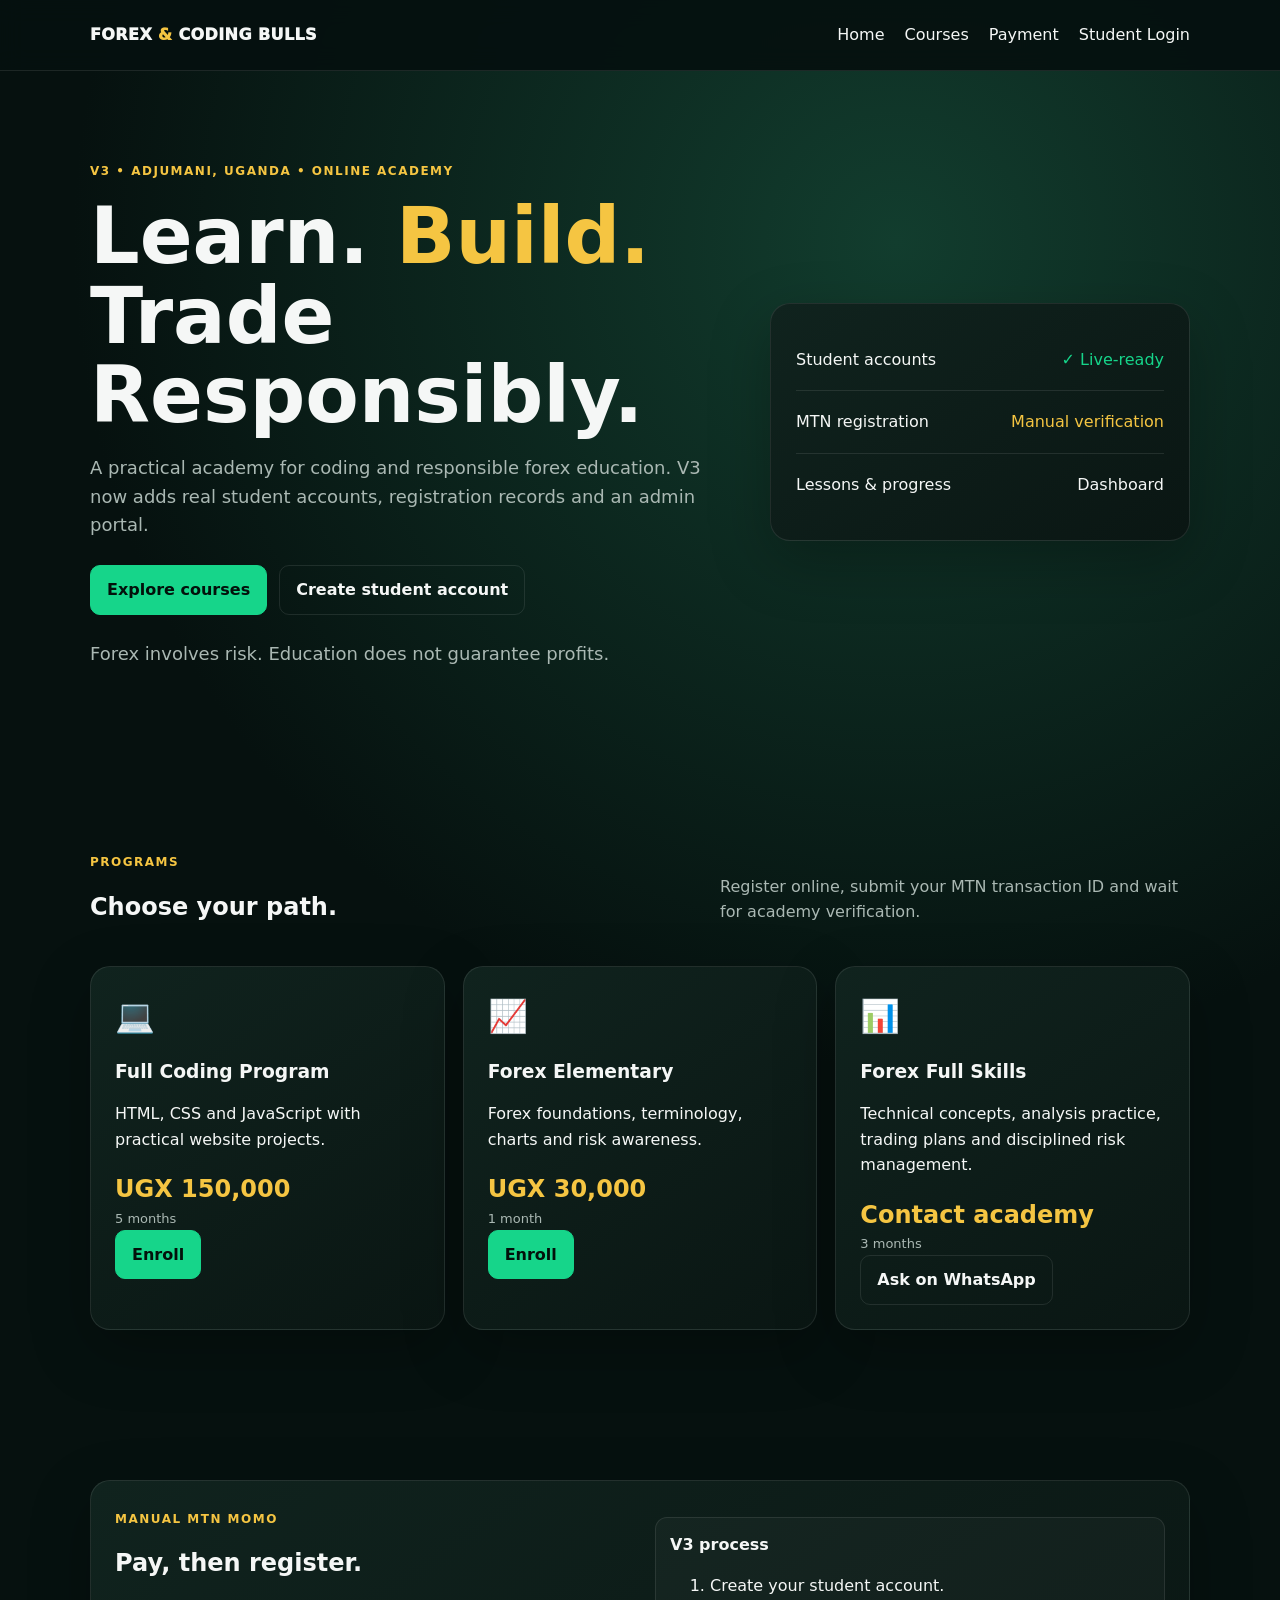
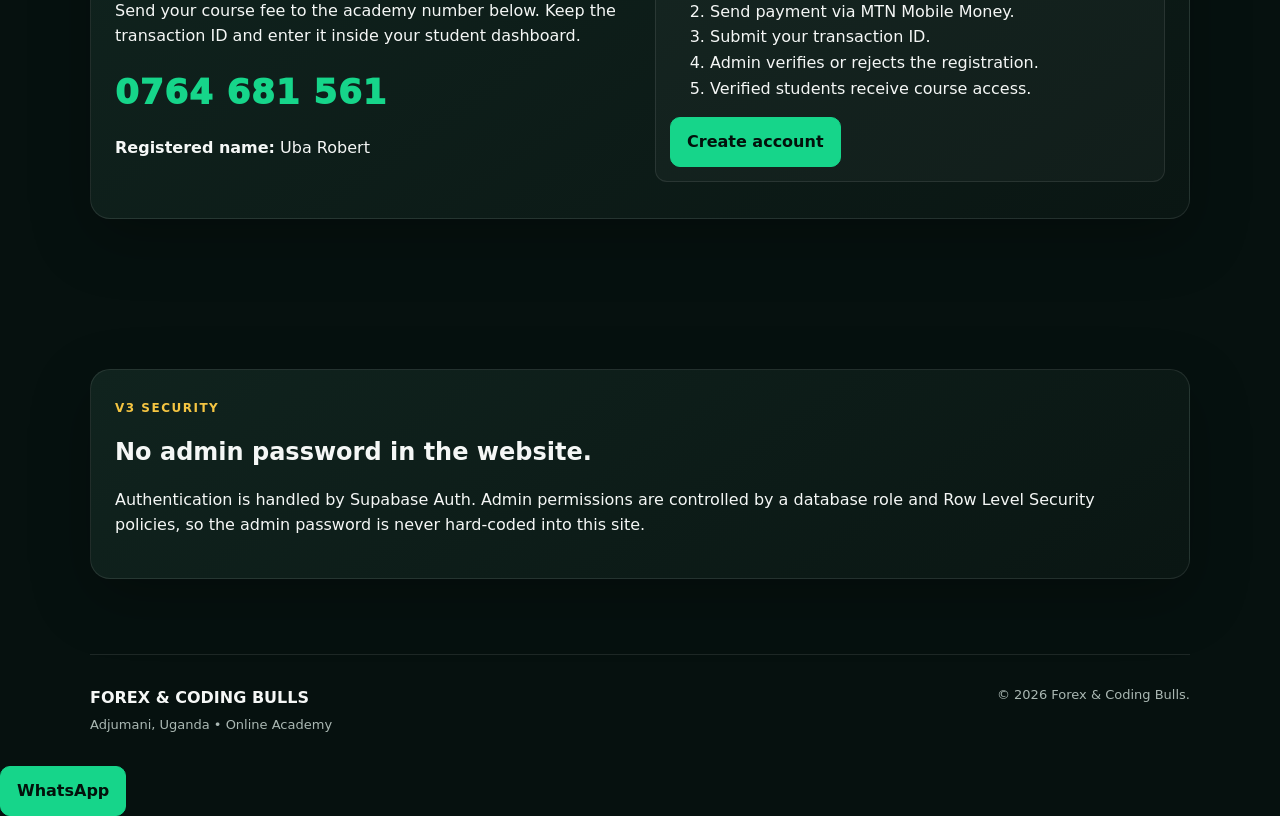
<file: index.html>
<!doctype html><html lang="en"><head><meta charset="utf-8"><meta name="viewport" content="width=device-width,initial-scale=1"><meta name="description" content="Forex & Coding Bulls — online coding and forex education based in Adjumani, Uganda."><title>Forex & Coding Bulls | V3 Academy</title><link rel="stylesheet" href="styles.css"></head><body><nav><div class="container navin"><a class="brand" href="#home">FOREX <span>&</span> CODING BULLS</a><button class="menu" onclick="document.getElementById('links').classList.toggle('open')">☰</button><div class="links" id="links"><a href="#home">Home</a><a href="#courses">Courses</a><a href="#payment">Payment</a><a href="auth.html">Student Login</a></div></div></nav><main id="home"><section class="hero"><div class="container hero-grid"><div class="reveal"><span class="eyebrow">V3 • Adjumani, Uganda • Online Academy</span><h1>Learn. <span>Build.</span> Trade Responsibly.</h1><p>A practical academy for coding and responsible forex education. V3 now adds real student accounts, registration records and an admin portal.</p><div class="actions"><a class="btn btn-primary" href="#courses">Explore courses</a><a class="btn btn-outline" href="auth.html?mode=signup">Create student account</a></div><p class="small">Forex involves risk. Education does not guarantee profits.</p></div><div class="visual reveal"><div class="ticker"><div class="ticker-row"><span>Student accounts</span><span class="up">✓ Live-ready</span></div><div class="ticker-row"><span>MTN registration</span><span class="gold">Manual verification</span></div><div class="ticker-row"><span>Lessons & progress</span><span>Dashboard</span></div></div></div></div></section><section id="courses"><div class="container"><div class="section-head"><div><span class="eyebrow">Programs</span><h2>Choose your path.</h2></div><p>Register online, submit your MTN transaction ID and wait for academy verification.</p></div><div class="grid"><article class="card reveal"><div class="icon">💻</div><h3>Full Coding Program</h3><p>HTML, CSS and JavaScript with practical website projects.</p><div class="price">UGX 150,000</div><div class="small">5 months</div><a class="btn btn-primary" href="auth.html?mode=signup">Enroll</a></article><article class="card reveal"><div class="icon">📈</div><h3>Forex Elementary</h3><p>Forex foundations, terminology, charts and risk awareness.</p><div class="price">UGX 30,000</div><div class="small">1 month</div><a class="btn btn-primary" href="auth.html?mode=signup">Enroll</a></article><article class="card reveal"><div class="icon">📊</div><h3>Forex Full Skills</h3><p>Technical concepts, analysis practice, trading plans and disciplined risk management.</p><div class="price">Contact academy</div><div class="small">3 months</div><a class="btn btn-outline" href="https://wa.me/256764681561" target="_blank">Ask on WhatsApp</a></article></div></div></section><section id="payment"><div class="container"><div class="payment card"><div><span class="eyebrow">Manual MTN MoMo</span><h2>Pay, then register.</h2><p>Send your course fee to the academy number below. Keep the transaction ID and enter it inside your student dashboard.</p><div class="payment-number">0764 681 561</div><p><strong>Registered name:</strong> Uba Robert</p></div><div class="notice"><strong>V3 process</strong><ol><li>Create your student account.</li><li>Send payment via MTN Mobile Money.</li><li>Submit your transaction ID.</li><li>Admin verifies or rejects the registration.</li><li>Verified students receive course access.</li></ol><a class="btn btn-primary" href="auth.html?mode=signup">Create account</a></div></div></div></section><section><div class="container"><div class="card"><span class="eyebrow">V3 security</span><h2>No admin password in the website.</h2><p>Authentication is handled by Supabase Auth. Admin permissions are controlled by a database role and Row Level Security policies, so the admin password is never hard-coded into this site.</p></div></div></section></main><footer><div class="container footerin"><div><strong>FOREX & CODING BULLS</strong><br><span class="small">Adjumani, Uganda • Online Academy</span></div><div class="small">© <span id="year"></span> Forex & Coding Bulls.</div></div></footer><a class="float btn btn-primary" href="https://wa.me/256764681561" target="_blank">WhatsApp</a><script>document.getElementById('year').textContent=new Date().getFullYear();const io=new IntersectionObserver(es=>es.forEach(e=>{if(e.isIntersecting)e.target.classList.add('show')}),{threshold:.1});document.querySelectorAll('.reveal').forEach(e=>io.observe(e));</script></body></html>
</file>
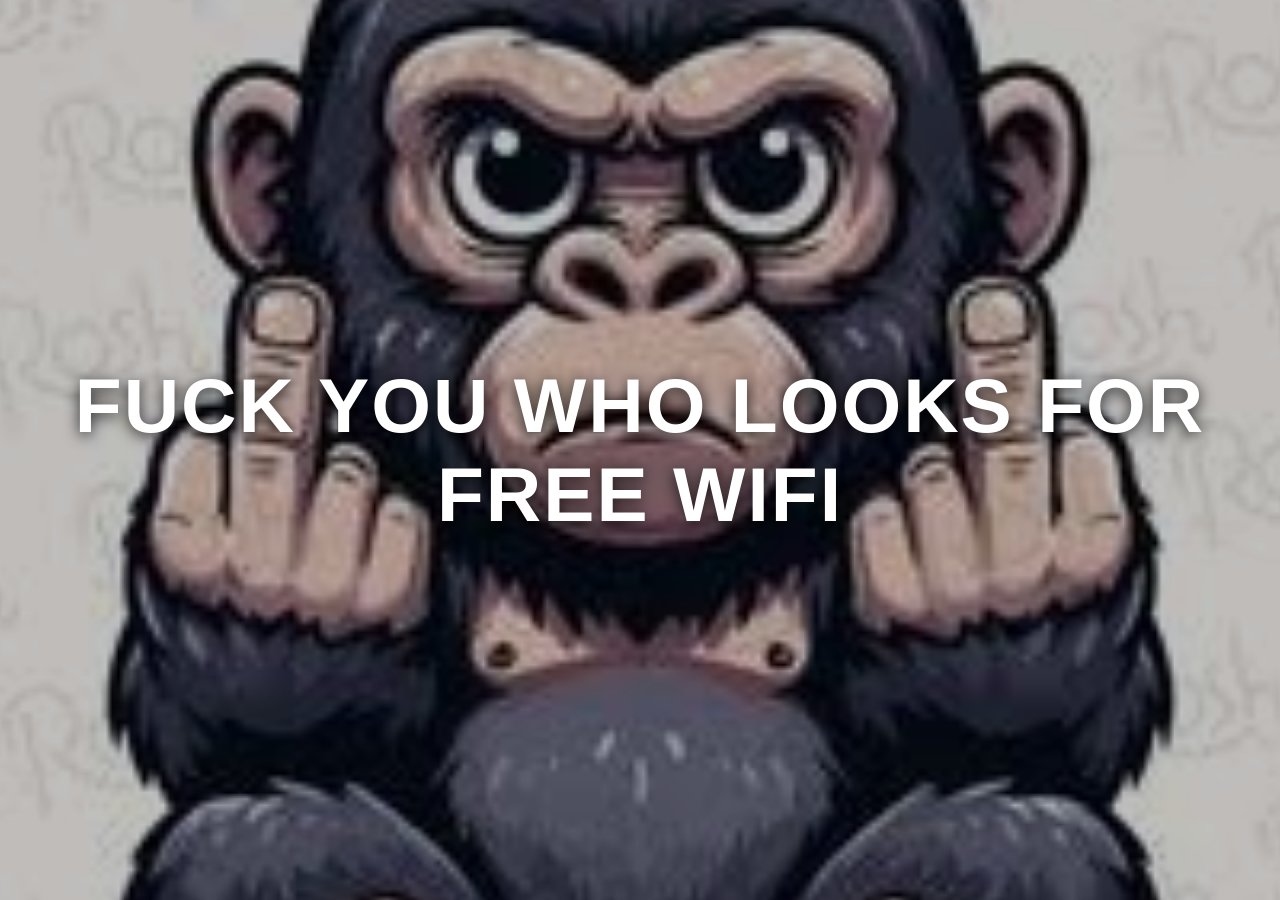
<file: fuckyouqrcode/fuckyou.html>
<!DOCTYPE html>
<html lang="en">
<head>
  <meta charset="UTF-8">
  <meta name="viewport" content="width=device-width, initial-scale=1.0">
  <title>FUCK YOU WHO LOOKS FOR FREE WIFI</title>
  <link rel="stylesheet" href="fuckyou.css">
</head>

<body>

  <div class="container">
    <img src="images.jpg" alt="YOU WHO LOOKS FOR FREE WIFI" class="zoom-image">

    <div class="overlay">
      <h1>FUCK YOU WHO LOOKS FOR FREE WIFI</h1>
    </div>
  </div>

</body>
</html>
</file>
<file: styles.css>
:root{--bg:#06110f;--card:#0d1b18;--line:#ffffff18;--text:#f5f7f6;--muted:#aab8b3;--gold:#f5c542;--green:#16d58a}*{box-sizing:border-box}html{scroll-behavior:smooth}body{margin:0;background:radial-gradient(circle at 70% 10%,#123d2e 0,#06110f 35%);color:var(--text);font-family:Inter,system-ui,Arial,sans-serif;line-height:1.6}a{text-decoration:none;color:inherit}.container{width:min(1100px,92%);margin:auto}nav{position:sticky;top:0;z-index:10;background:#06110fee;border-bottom:1px solid var(--line);backdrop-filter:blur(12px)}.navin{min-height:70px;display:flex;align-items:center;justify-content:space-between;gap:20px}.brand{font-weight:950;letter-spacing:.4px}.brand span,h1 span{color:var(--gold)}.links{display:flex;gap:20px;align-items:center}.menu{display:none;background:none;color:white;border:0;font-size:25px}.hero{min-height:78vh;display:grid;align-items:center}.hero-grid{display:grid;grid-template-columns:1.2fr .8fr;gap:50px}.hero h1{font-size:clamp(44px,7vw,78px);line-height:1.02;margin:14px 0}.hero p{font-size:18px;color:var(--muted)}.eyebrow{font-size:12px;letter-spacing:1.5px;text-transform:uppercase;color:var(--gold);font-weight:800}.actions{display:flex;gap:12px;flex-wrap:wrap;margin:25px 0}.btn{display:inline-block;border:1px solid var(--green);border-radius:10px;padding:11px 16px;background:var(--green);color:#03110b;font-weight:850;cursor:pointer}.btn-outline{background:transparent;color:var(--text);border-color:var(--line)}.mini{padding:7px 11px;font-size:12px}.visual{min-height:300px;display:grid;place-items:center}.ticker,.card,.auth-card{background:linear-gradient(145deg,#10231e,#0a1613);border:1px solid var(--line);border-radius:20px;box-shadow:0 20px 60px #0004}.ticker{width:min(430px,100%);padding:25px}.ticker-row{display:flex;justify-content:space-between;padding:18px 0;border-bottom:1px solid var(--line)}.ticker-row:last-child{border-bottom:0}.up{color:var(--green)}.gold{color:var(--gold)}section{padding:75px 0}.section-head{display:flex;justify-content:space-between;gap:30px;align-items:end;margin-bottom:25px}.section-head p{max-width:470px;color:var(--muted)}h1,h2,h3{line-height:1.15}.grid{display:grid;grid-template-columns:repeat(3,1fr);gap:18px}.card{padding:24px}.icon{font-size:32px}.price{font-size:24px;font-weight:900;margin-top:18px;color:var(--gold)}.small{font-size:13px;color:var(--muted)}.payment{display:grid;grid-template-columns:1fr 1fr;gap:30px}.payment-number{font-size:34px;font-weight:950;color:var(--green);letter-spacing:1px}.notice{padding:14px;border-radius:12px;background:#ffffff08;border:1px solid var(--line);margin:12px 0}.success{border-color:#16d58a66}.error{border-color:#ff6b6b66;color:#ffb1b1}.dashboard{padding:55px 0}.dashboard-grid{display:grid;grid-template-columns:1fr 1fr;gap:18px;margin:22px 0}.dash-head{margin-bottom:20px}form{display:grid;gap:13px}label{display:grid;gap:6px;color:var(--muted)}input,select,textarea{width:100%;padding:12px;border-radius:10px;border:1px solid var(--line);background:#07120f;color:white;font:inherit}table{width:100%;border-collapse:collapse}th,td{text-align:left;padding:12px;border-bottom:1px solid var(--line);font-size:13px}.table-wrap{overflow:auto}.badge{padding:4px 8px;border-radius:99px;background:#ffffff10}.item{padding:14px 0;border-bottom:1px solid var(--line)}.lesson{margin-bottom:16px}.lesson button{margin-top:18px}.auth-wrap{min-height:100vh;display:grid;place-items:center;padding:20px}.auth-card{width:min(480px,100%);padding:30px}.tabs{display:flex;gap:8px;margin:25px 0}.tabs button{flex:1;background:#ffffff08;color:white;border:1px solid var(--line);padding:10px;border-radius:10px}.tabs button.active{background:var(--green);color:#03110b}.footerin{padding:30px 0;display:flex;justify-content:space-between;border-top:1px solid var(--line)}.reveal{opacity:0;transform:translateY(18px);transition:.7s}.reveal.show{opacity:1;transform:none}@media(max-width:800px){.hero-grid,.payment,.dashboard-grid,.grid{grid-template-columns:1fr}.links{display:none}.links.open{display:flex;position:absolute;left:0;right:0;top:70px;padding:20px;background:#06110f;flex-direction:column}.menu{display:block}.section-head,.footerin{display:block}.footerin>div{margin:8px 0}}
</file>
<file: fuckyouqrcode/fuckyou.css>
* {
  margin: 0;
  padding: 0;
  box-sizing: border-box;
}

body {
  width: 100%;
  height: 100vh;
  overflow: hidden;
  background: #000;
}

.container {
  position: relative;
  width: 100%;
  height: 100vh;
  overflow: hidden;
}

.zoom-image {
  width: 100%;
  height: 100%;
  object-fit: cover;

  animation: magnify 5s ease-in-out forwards;
}

.overlay {
  position: absolute;
  inset: 0;

  display: flex;
  justify-content: center;
  align-items: center;

  background: rgba(0, 0, 0, 0.25);

  animation: fadeIn 2s ease forwards;
}

h1 {
  color: white;
  font-family: Arial, sans-serif;
  font-size: clamp(2rem, 6vw, 5rem);
  text-align: center;
  letter-spacing: 2px;

  text-shadow: 0 3px 15px rgba(0, 0, 0, 0.8);
}

@keyframes magnify {
  0% {
    transform: scale(1);
  }

  100% {
    transform: scale(1.5);
  }
}

@keyframes fadeIn {
  from {
    opacity: 0;
  }

  to {
    opacity: 1;
  }
}
</file>
